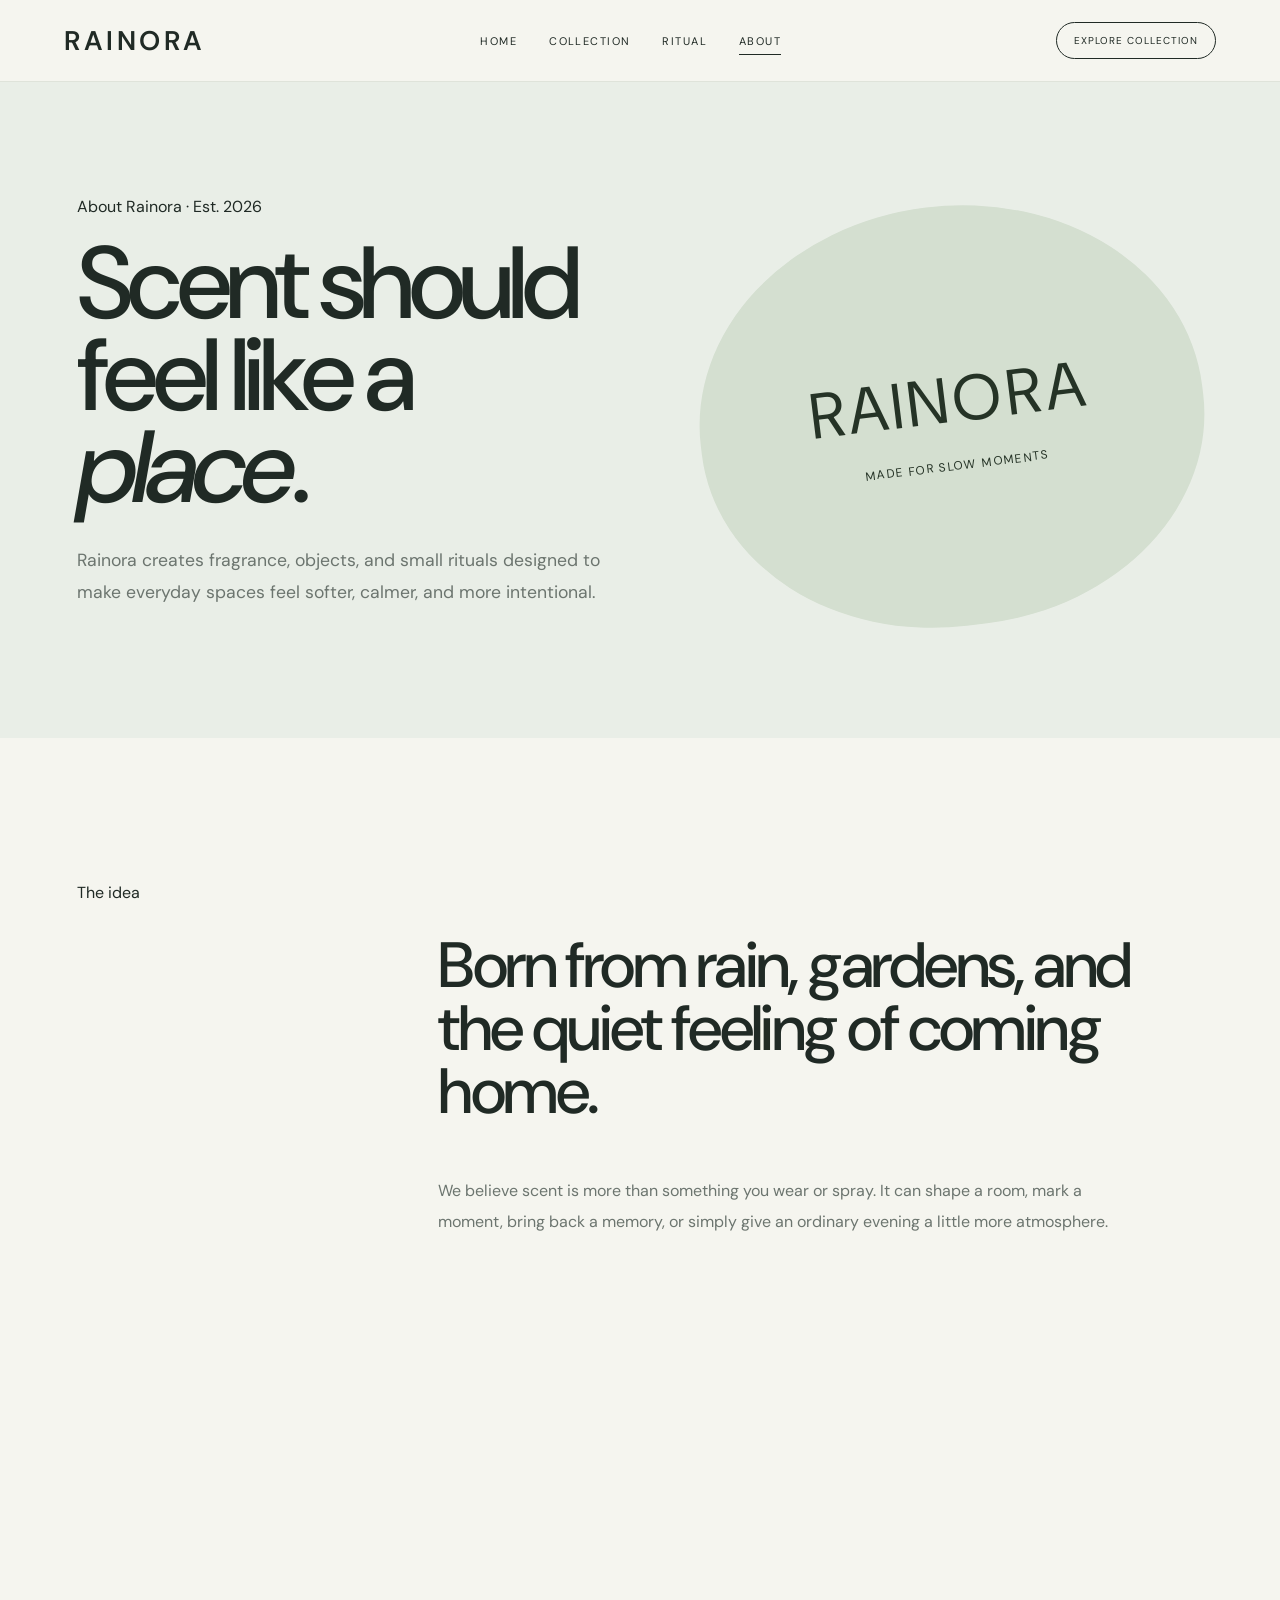
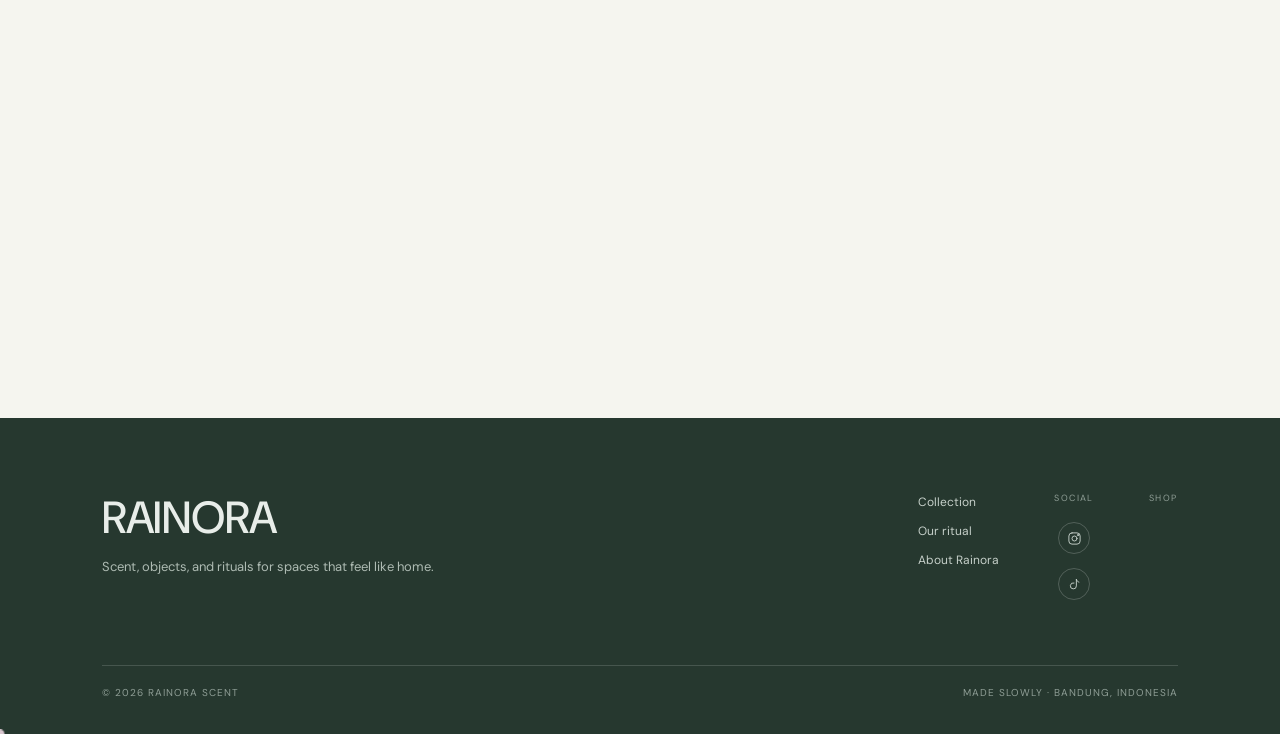
<file: about.html>
<!doctype html>
<html lang="en">
<head>
<meta charset="utf-8">
<meta name="viewport" content="width=device-width,initial-scale=1">
<title>About RAINORA — Scent & Home Rituals</title>
<meta name="description" content="Learn about RAINORA, a scent and home ritual brand inspired by rain, botanicals, quiet spaces and intentional everyday rituals.">
<link rel="preconnect" href="https://fonts.googleapis.com">
<link rel="preconnect" href="https://fonts.gstatic.com" crossorigin>
<link href="https://fonts.googleapis.com/css2?family=DM+Sans:wght@400;500;600&display=swap" rel="stylesheet">
<link rel="stylesheet" href="assets/css/template.css">
<link rel="stylesheet" href="assets/css/about.css">
<meta name="author" content="Rahmawati Nurul Janah, Rosma Fitriani Rahayu">
<meta name="robots" content="index, follow, max-image-preview:large, max-snippet:-1, max-video-preview:-1">
<meta name="theme-color" content="#30453b">
<meta name="keywords" content="Rainora, RAINORA, fragrance, fine fragrance, perfume, candle, aroma stone, scented stone, linen spray, room fragrance, diffuser, incense, bukhur, home fragrance, scent ritual, botanical fragrance, Rahmawati Nurul Janah, Rosma Fitriani Rahayu">
<meta property="og:type" content="website">
<meta property="og:site_name" content="RAINORA">
<meta property="og:title" content="About RAINORA — Scent & Home Rituals">
<meta property="og:locale" content="id_ID">
<meta property="og:description" content="Learn about RAINORA, a scent and home ritual brand inspired by rain, botanicals, quiet spaces and intentional everyday rituals.">
<meta name="twitter:card" content="summary_large_image">
<meta name="twitter:title" content="About RAINORA — Scent & Home Rituals">
<meta name="twitter:description" content="Learn about RAINORA, a scent and home ritual brand inspired by rain, botanicals, quiet spaces and intentional everyday rituals.">
<script type="application/ld+json">
{
  "@context":"https://schema.org",
  "@type":"WebSite",
  "name":"RAINORA",
  "alternateName":"Rainora Scent & Home Rituals",
  "description":"Learn about RAINORA, a scent and home ritual brand inspired by rain, botanicals, quiet spaces and intentional everyday rituals.",
  "author":[
    {"@type":"Person","name":"Rahmawati Nurul Janah"},
    {"@type":"Person","name":"Rosma Fitriani Rahayu"}
  ]
}
</script>
</head>
<body data-page="about"><div class="rainora-loader" aria-hidden="true"><div class="rainora-loader-panel"><div class="rainora-loader-brand">RAINORA</div><div class="rainora-loader-line"></div></div></div>
<div id="site-header"></div>
<main>
<section class="about-hero">
  <div class="about-copy">
    <div class="eyebrow">About Rainora · Est. 2026</div>
    <h1>Scent should feel like a <em>place</em>.</h1>
    <p>Rainora creates fragrance, objects, and small rituals designed to make everyday spaces feel softer, calmer, and more intentional.</p>
  </div>
  <div class="about-mark"><span>RAINORA</span><i>made for slow moments</i></div>
</section>

<section class="about-intro reveal">
  <div class="label">The idea</div>
  <div>
    <h2>Born from rain, gardens, and the quiet feeling of coming home.</h2>
    <p>We believe scent is more than something you wear or spray. It can shape a room, mark a moment, bring back a memory, or simply give an ordinary evening a little more atmosphere.</p>
  </div>
</section>

<section class="about-story reveal">
  <div class="story-art"></div>
  <div class="story-copy">
    <div class="eyebrow">Our approach</div>
    <h2>Objects for the way you actually live.</h2>
    <p>Rainora moves between skin and space: fine fragrance, candle, aroma stone, linen spray, room fragrance, diffuser, incense, and bukhur.</p>
    <p>Each category has its own character, but they share one idea: scent can become part of a daily ritual without asking you to slow down completely.</p>
  </div>
</section>

<section class="about-values reveal">
  <div class="section-head"><h2>What guides us.</h2><span>01 — 04</span></div>
  <div class="values-grid">
    <article><small>01</small><h3>Quiet</h3><p>We prefer atmosphere over excess, with space for a scent to breathe.</p></article>
    <article><small>02</small><h3>Botanical</h3><p>Our visual world draws from rain, greenery, clean air, warm light, and natural textures.</p></article>
    <article><small>03</small><h3>Intentional</h3><p>Every object has a place in a ritual, from the first mist to the last ember.</p></article>
    <article><small>04</small><h3>Personal</h3><p>A scent becomes yours when it starts living alongside your everyday moments.</p></article>
  </div>
</section>

<section class="about-closing reveal">
  <p class="eyebrow">A little slower. A little softer.</p>
  <h2>Welcome to Rainora.</h2>
  <a class="cta" href="collection.html">Explore the collection <span>↘</span></a>
</section>
</main>
<div id="site-footer"></div>
<div class="cursor"></div>
<script src="assets/js/template.js"></script>
</body>
</html>
</file>
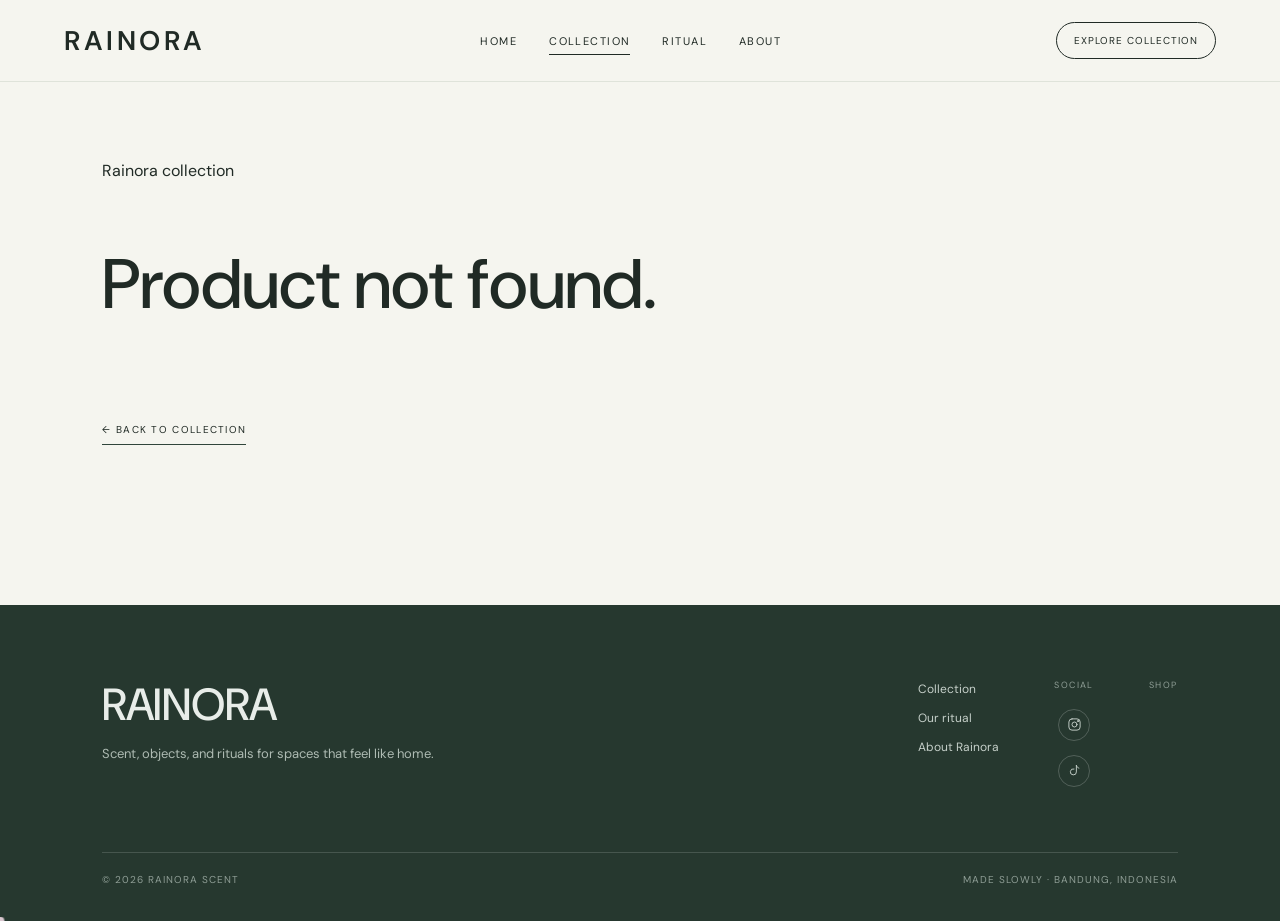
<file: product.html>
<!doctype html>
<html lang="id">
<head>
<meta charset="utf-8"><meta name="viewport" content="width=device-width,initial-scale=1">
<title>Rainora Product — Scent & Home Rituals</title>
<meta name="description" content="Discover RAINORA fragrance and home ritual objects, thoughtfully created for skin, space and everyday moments.">
<link rel="preconnect" href="https://fonts.googleapis.com"><link rel="preconnect" href="https://fonts.gstatic.com" crossorigin>
<link href="https://fonts.googleapis.com/css2?family=DM+Sans:wght@400;500;600&display=swap" rel="stylesheet">
<link rel="stylesheet" href="assets/css/template.css"><link rel="stylesheet" href="assets/css/product.css">
<meta name="author" content="Rahmawati Nurul Janah, Rosma Fitriani Rahayu">
<meta name="robots" content="index, follow, max-image-preview:large, max-snippet:-1, max-video-preview:-1">
<meta name="theme-color" content="#30453b">
<meta name="keywords" content="Rainora, RAINORA, fragrance, fine fragrance, perfume, candle, aroma stone, scented stone, linen spray, room fragrance, diffuser, incense, bukhur, home fragrance, scent ritual, botanical fragrance, Rahmawati Nurul Janah, Rosma Fitriani Rahayu">
<meta property="og:type" content="website">
<meta property="og:site_name" content="RAINORA">
<meta property="og:title" content="Rainora Product — Scent & Home Rituals">
<meta property="og:locale" content="id_ID">
<meta property="og:description" content="Discover RAINORA fragrance and home ritual objects, thoughtfully created for skin, space and everyday moments.">
<meta name="twitter:card" content="summary_large_image">
<meta name="twitter:title" content="Rainora Product — Scent & Home Rituals">
<meta name="twitter:description" content="Discover RAINORA fragrance and home ritual objects, thoughtfully created for skin, space and everyday moments.">
<script type="application/ld+json">
{
  "@context":"https://schema.org",
  "@type":"WebSite",
  "name":"RAINORA",
  "alternateName":"Rainora Scent & Home Rituals",
  "description":"Discover RAINORA fragrance and home ritual objects, thoughtfully created for skin, space and everyday moments.",
  "author":[
    {"@type":"Person","name":"Rahmawati Nurul Janah"},
    {"@type":"Person","name":"Rosma Fitriani Rahayu"}
  ]
}
</script>
</head>
<body data-page="collection"><div class="rainora-loader" aria-hidden="true"><div class="rainora-loader-panel"><div class="rainora-loader-brand">RAINORA</div><div class="rainora-loader-line"></div></div></div>
<div id="site-header"></div>
<main id="product-detail"></main>
<div id="site-footer"></div><div class="cursor"></div>
<script src="assets/js/template.js"></script><script src="assets/js/product.js"></script>
</body></html>
</file>
<file: assets/css/template.css>
:root{--ink:#202a25;--muted:#6c756f;--paper:#f5f5ef;--line:#dfe3da;--sage:#dce5d9;--deep:#30453b;--white:#fff}
*{box-sizing:border-box}
html{scroll-behavior:smooth}
body{margin:0;background:var(--paper);color:var(--ink);font-family:"DM Sans",sans-serif;overflow-x:hidden}
a{color:inherit;text-decoration:none}
button{font:inherit}
.site-header{height:82px;padding:0 5vw;display:flex;align-items:center;justify-content:space-between;position:fixed;top:0;left:0;width:100%;z-index:50;color:#fff;background:transparent;transition:background .35s,color .35s,border-color .35s,backdrop-filter .35s}
.site-header.is-overlay{margin-bottom:-82px}
.site-header.is-overlay.is-scrolled{background:rgba(245,245,239,.96);color:var(--ink);border-bottom:1px solid var(--line);backdrop-filter:blur(14px)}
.site-header.is-solid{background:var(--paper);color:var(--ink);border-bottom:1px solid var(--line)}
.site-logo{font:600 27px "DM Sans",sans-serif;letter-spacing:.13em}
.site-nav{display:flex;gap:32px;font-size:11px;letter-spacing:.13em;text-transform:uppercase}
.site-nav a{position:relative}
.site-nav a:after{content:"";position:absolute;left:0;right:0;bottom:-7px;height:1px;background:currentColor;transform:scaleX(0);transform-origin:right;transition:transform .35s}
.site-nav a:hover:after,.site-nav a.active:after{transform:scaleX(1);transform-origin:left}
.site-cta{border:1px solid currentColor;padding:11px 17px;border-radius:999px;font-size:10px;letter-spacing:.1em;text-transform:uppercase}
.site-footer{background:#26382f;color:#e8ede9;padding:70px 8vw 35px}
.footer-top{display:flex;justify-content:space-between;gap:30px}
.footer-logo{font:500 45px "DM Sans",sans-serif}
.footer-note{color:#aebbb3;max-width:360px;font-size:13px;line-height:1.8;margin:8px 0 0}
.footer-links{display:flex;gap:55px;font-size:12px;line-height:2.4;color:#c6d0ca}
.footer-links div{display:flex;flex-direction:column}
.footer-links a:hover{color:#fff}
.footer-bottom{border-top:1px solid rgba(255,255,255,.15);margin-top:65px;padding-top:20px;display:flex;justify-content:space-between;color:#8f9e96;font-size:10px;letter-spacing:.1em;text-transform:uppercase}
.marquee{overflow:hidden;white-space:nowrap;background:#fff;border-top:1px solid var(--line);border-bottom:1px solid var(--line);padding:18px 0}
.marquee-track{display:inline-flex;min-width:max-content;animation:marquee 25s linear infinite}
.marquee-track span{font:italic 24px "DM Sans",sans-serif;padding:0 28px}
.marquee-track b{font-size:10px;letter-spacing:.18em;color:var(--muted);align-self:center}
@keyframes marquee{to{transform:translateX(-50%)}}
.reveal{opacity:0;transform:translateY(45px);transition:opacity .9s cubic-bezier(.22,1,.36,1),transform 1s cubic-bezier(.22,1,.36,1)}
.reveal.visible{opacity:1;transform:none}
.cursor{position:fixed;width:9px;height:9px;border-radius:50%;background:#fff;mix-blend-mode:difference;pointer-events:none;z-index:9999;transform:translate(-50%,-50%);display:none;transition:width .2s,height .2s}
@media(min-width:900px){.cursor{display:block}}
@media(max-width:850px){.site-nav{display:none}}
@media(max-width:560px){.site-header{height:72px;padding:0 7vw}.site-header.is-overlay{margin-bottom:-72px}.site-logo{font-size:24px}.site-cta{padding:9px 12px}.footer-top{flex-direction:column}.footer-bottom{flex-direction:column;gap:8px}.site-header.is-overlay.is-scrolled{background:rgba(245,245,239,.97)}}
@media(prefers-reduced-motion:reduce){*,*:before,*:after{animation-duration:.01ms!important;animation-iteration-count:1!important;scroll-behavior:auto!important;transition-duration:.01ms!important}.site-header{backdrop-filter:none}}

.nav-collection{position:relative;height:100%;display:flex;align-items:center}
.collection-menu{position:absolute;top:calc(100% + 16px);left:50%;transform:translate(-50%,-8px);width:210px;padding:12px;background:rgba(245,245,239,.97);color:var(--ink);border:1px solid var(--line);box-shadow:0 18px 45px rgba(32,42,37,.12);opacity:0;visibility:hidden;pointer-events:none;transition:opacity .3s ease,transform .35s cubic-bezier(.22,1,.36,1),visibility .3s}
.collection-menu:before{content:"";position:absolute;left:0;right:0;top:-16px;height:16px}
.nav-collection:hover .collection-menu,.nav-collection:focus-within .collection-menu{opacity:1;visibility:visible;pointer-events:auto;transform:translate(-50%,0)}
.collection-menu a{display:block;padding:10px 12px;font-size:9px;letter-spacing:.1em;text-transform:uppercase;transition:background .2s,padding-left .2s}
.collection-menu a:hover{background:var(--sage);padding-left:16px}
.site-header:not(.is-solid) .collection-menu{background:rgba(38,56,47,.96);color:#fff;border-color:rgba(255,255,255,.18)}
.site-header:not(.is-solid) .collection-menu a:hover{background:rgba(255,255,255,.1)}
@media(max-width:850px){.collection-menu{display:none}}

.footer-social-group,.footer-store-group{display:flex;flex-direction:column;gap:12px}
.footer-social-group>span,.footer-store-group>span{font-size:9px;letter-spacing:.16em;text-transform:uppercase;color:#8f9e96}
.footer-social{display:flex;align-items:center;gap:14px}
.social-link{display:grid;place-items:center;width:32px;height:32px;border:1px solid rgba(255,255,255,.2);border-radius:50%;transition:transform .3s,border-color .3s,background .3s}
.social-link:hover{transform:translateY(-3px);border-color:rgba(255,255,255,.6);background:rgba(255,255,255,.08)}
.social-link svg{width:15px;height:15px;fill:none;stroke:currentColor;stroke-width:1.5;stroke-linecap:round;stroke-linejoin:round}
.footer-stores{display:flex;align-items:center;gap:18px}
.store-link{display:flex;align-items:center;justify-content:center;height:30px;opacity:.82;transition:opacity .3s,transform .3s}
.store-link:hover{opacity:1;transform:translateY(-2px)}
.store-link img{display:block;width:auto;height:24px;max-width:110px;object-fit:contain}

/* Rainora scroll motion — editorial, fluid, image-led */
[data-scroll-reveal]{opacity:0;transform:translate3d(0,70px,0);clip-path:inset(8% 0 0 0);transition:opacity .9s cubic-bezier(.22,1,.36,1),transform 1.05s cubic-bezier(.16,1,.3,1),clip-path 1.05s cubic-bezier(.16,1,.3,1)}
[data-scroll-reveal].is-visible{opacity:1;transform:none;clip-path:inset(0)}
[data-scroll-reveal="left"]{transform:translate3d(-80px,0,0);clip-path:inset(0 8% 0 0)}
[data-scroll-reveal="right"]{transform:translate3d(80px,0,0);clip-path:inset(0 0 0 8%)}
[data-scroll-reveal="scale"]{transform:scale(.88);clip-path:inset(8%)}
[data-scroll-reveal].is-visible{transition-delay:var(--delay,0ms)}
[data-scroll-reveal]:not(.is-visible){transition-delay:0ms}
[data-scroll-image]{overflow:hidden}
[data-scroll-image] img,[data-scroll-image] .parallax-media{transform:scale(1.16) translate3d(0,0,0);transition:transform 1.4s cubic-bezier(.16,1,.3,1)}
[data-scroll-image].is-visible img,[data-scroll-image].is-visible .parallax-media{transform:scale(1.03) translate3d(0,var(--parallax-y,0px),0)}
.scroll-line{position:relative;overflow:hidden}
.scroll-line:after{content:"";position:absolute;left:0;bottom:0;width:100%;height:1px;background:currentColor;transform:scaleX(0);transform-origin:left;transition:transform 1s cubic-bezier(.16,1,.3,1)}
.scroll-line.is-visible:after{transform:scaleX(1)}
@media(prefers-reduced-motion:reduce){[data-scroll-reveal],[data-scroll-image] img,[data-scroll-image] .parallax-media{opacity:1;transform:none;clip-path:none;transition:none}}

/* Opening page transition */
.rainora-loader{position:fixed;inset:0;z-index:1000;pointer-events:none;overflow:hidden;background:var(--deep)}
.rainora-loader-panel{position:absolute;inset:0;display:flex;align-items:center;justify-content:center;flex-direction:column;background:#30453b;color:#f5f5ef;transform:translateX(0);will-change:transform}
.rainora-loader-brand{font:600 28px "DM Sans",sans-serif;letter-spacing:.2em;opacity:0;transform:translateY(14px);animation:rainoraLoaderBrand .65s cubic-bezier(.22,1,.36,1) .08s forwards}
.rainora-loader-line{width:70px;height:1px;background:rgba(245,245,239,.45);margin-top:18px;transform:scaleX(0);transform-origin:left;animation:rainoraLoaderLine .55s cubic-bezier(.22,1,.36,1) .28s forwards}
.rainora-loader.is-leaving .rainora-loader-panel{animation:rainoraLoaderExit 1.05s cubic-bezier(.77,0,.18,1) .05s forwards}
@keyframes rainoraLoaderBrand{to{opacity:1;transform:none}}
@keyframes rainoraLoaderLine{to{transform:scaleX(1)}}
@keyframes rainoraLoaderExit{from{transform:translateX(0)}to{transform:translateX(100%)}}
@media(max-width:560px){.rainora-loader-brand{font-size:24px}}
@media(prefers-reduced-motion:reduce){.rainora-loader-panel{animation:rainoraLoaderExit .01ms linear forwards!important}.rainora-loader-brand,.rainora-loader-line{animation:none;opacity:1;transform:none}}
</file>
<file: assets/css/about.css>
.about-hero{min-height:82vh;display:grid;grid-template-columns:1.05fr .95fr;align-items:end;gap:5vw;padding:9rem 6vw 7rem;background:#e9eee7;overflow:hidden}
.about-copy{max-width:760px}
.about-copy h1{font-family:"DM Sans";font-size:clamp(4rem,8vw,8.5rem);font-weight:500;line-height:.9;letter-spacing:-.055em;margin:1.2rem 0 2rem}
.about-copy h1 em{font-style:italic}
.about-copy p{max-width:560px;font-size:1.1rem;line-height:1.8;color:var(--muted)}
.about-mark{min-height:420px;border-radius:50% 50% 48% 48%;background:#d4dfd0;display:flex;flex-direction:column;align-items:center;justify-content:center;transform:rotate(-7deg);color:#253326}
.about-mark span{font-family:"DM Sans";font-size:clamp(2.5rem,5vw,5rem);letter-spacing:.08em}
.about-mark i{font-size:.75rem;letter-spacing:.12em;text-transform:uppercase;font-style:normal;margin-top:1rem}
.about-intro,.about-story,.about-values,.about-closing{padding:9rem 6vw}
.about-intro{display:grid;grid-template-columns:.28fr .72fr;gap:5vw}
.about-intro h2,.story-copy h2{font-family:"DM Sans";font-size:clamp(2.7rem,5vw,5.5rem);font-weight:500;line-height:.98;letter-spacing:-.04em;max-width:900px}
.about-intro p,.story-copy p{max-width:680px;color:var(--muted);font-size:1rem;line-height:1.9;margin-top:2rem}
.about-story{display:grid;grid-template-columns:1fr 1fr;gap:7vw;align-items:center;background:#f3efe8}
.story-art{aspect-ratio:1/.98;background:linear-gradient(145deg,rgba(78,101,74,.18),rgba(218,197,169,.65)),url("https://images.unsplash.com/photo-1494438639946-1ebd1d20bf85?auto=format&fit=crop&w=1200&q=85") center/cover}
.story-copy{padding-right:3vw}
.about-values{background:#e7ece4}
.values-grid{display:grid;grid-template-columns:repeat(4,1fr);gap:1px;margin-top:4rem;background:rgba(37,51,38,.15)}
.values-grid article{background:#e7ece4;padding:2.5rem 2rem;min-height:270px}
.values-grid small{font-size:.7rem;letter-spacing:.12em}
.values-grid h3{font-family:"DM Sans";font-size:2.2rem;font-weight:500;margin:3rem 0 1rem}
.values-grid p{color:var(--muted);line-height:1.7}
.about-closing{text-align:center;padding-block:11rem;background:#dce5d8}
.about-closing h2{font-family:"DM Sans";font-size:clamp(4rem,8vw,8rem);font-weight:500;letter-spacing:-.05em;margin:1rem 0 3rem}
@media(max-width:800px){.about-hero{grid-template-columns:1fr;min-height:auto;padding-top:8rem}.about-mark{min-height:300px;margin-top:2rem}.about-intro,.about-story{grid-template-columns:1fr;padding-block:6rem}.about-values{padding-block:6rem}.values-grid{grid-template-columns:1fr 1fr}.about-closing{padding-block:8rem}}
@media(max-width:520px){.about-copy h1{font-size:3.5rem}.about-intro,.about-story,.about-values,.about-closing{padding-inline:5vw}.values-grid{grid-template-columns:1fr}.values-grid article{min-height:210px}.values-grid h3{margin-top:2rem}}
</file>
<file: assets/css/product.css>
.product-detail{display:grid;grid-template-columns:1.05fr .95fr;min-height:calc(100vh - 90px);background:var(--sage)}
.product-detail-image{min-height:720px;background:#e7e9e2}.product-detail-image img{width:100%;height:100%;min-height:720px;object-fit:cover;display:block}
.product-detail-copy{padding:90px 8vw;display:flex;justify-content:center;flex-direction:column}
.product-detail-copy .eyebrow{color:var(--muted);margin-bottom:18px}.product-detail-copy h1{font:500 clamp(55px,7vw,105px)/.88 "DM Sans",sans-serif;margin:0 0 24px;color:var(--deep)}
.product-detail-copy .lead{font-size:16px;line-height:1.8;color:#59655e;max-width:500px}
.product-meta{display:grid;grid-template-columns:1fr 1fr;border-top:1px solid rgba(20,40,30,.18);margin-top:42px;max-width:520px}
.product-meta div{padding:18px 0;border-bottom:1px solid rgba(20,40,30,.18)}.product-meta small{display:block;font-size:9px;letter-spacing:.15em;text-transform:uppercase;color:var(--muted);margin-bottom:7px}.product-meta span{font-size:13px;color:var(--deep)}
.product-back{display:inline-flex;margin-top:35px;font-size:10px;letter-spacing:.13em;text-transform:uppercase;border-bottom:1px solid var(--deep);padding-bottom:8px;width:max-content}
.product-not-found{padding:160px 8vw}.product-not-found h1{font:500 70px "DM Sans",sans-serif}
@media(max-width:900px){.product-detail{grid-template-columns:1fr}.product-detail-image img,.product-detail-image{min-height:60vh}.product-detail-copy{padding:70px 7vw 90px}.product-detail-copy h1{font-size:65px}}
@media(max-width:560px){.product-detail-image img,.product-detail-image{min-height:55vh}.product-detail-copy h1{font-size:56px}.product-meta{grid-template-columns:1fr}}
</file>
